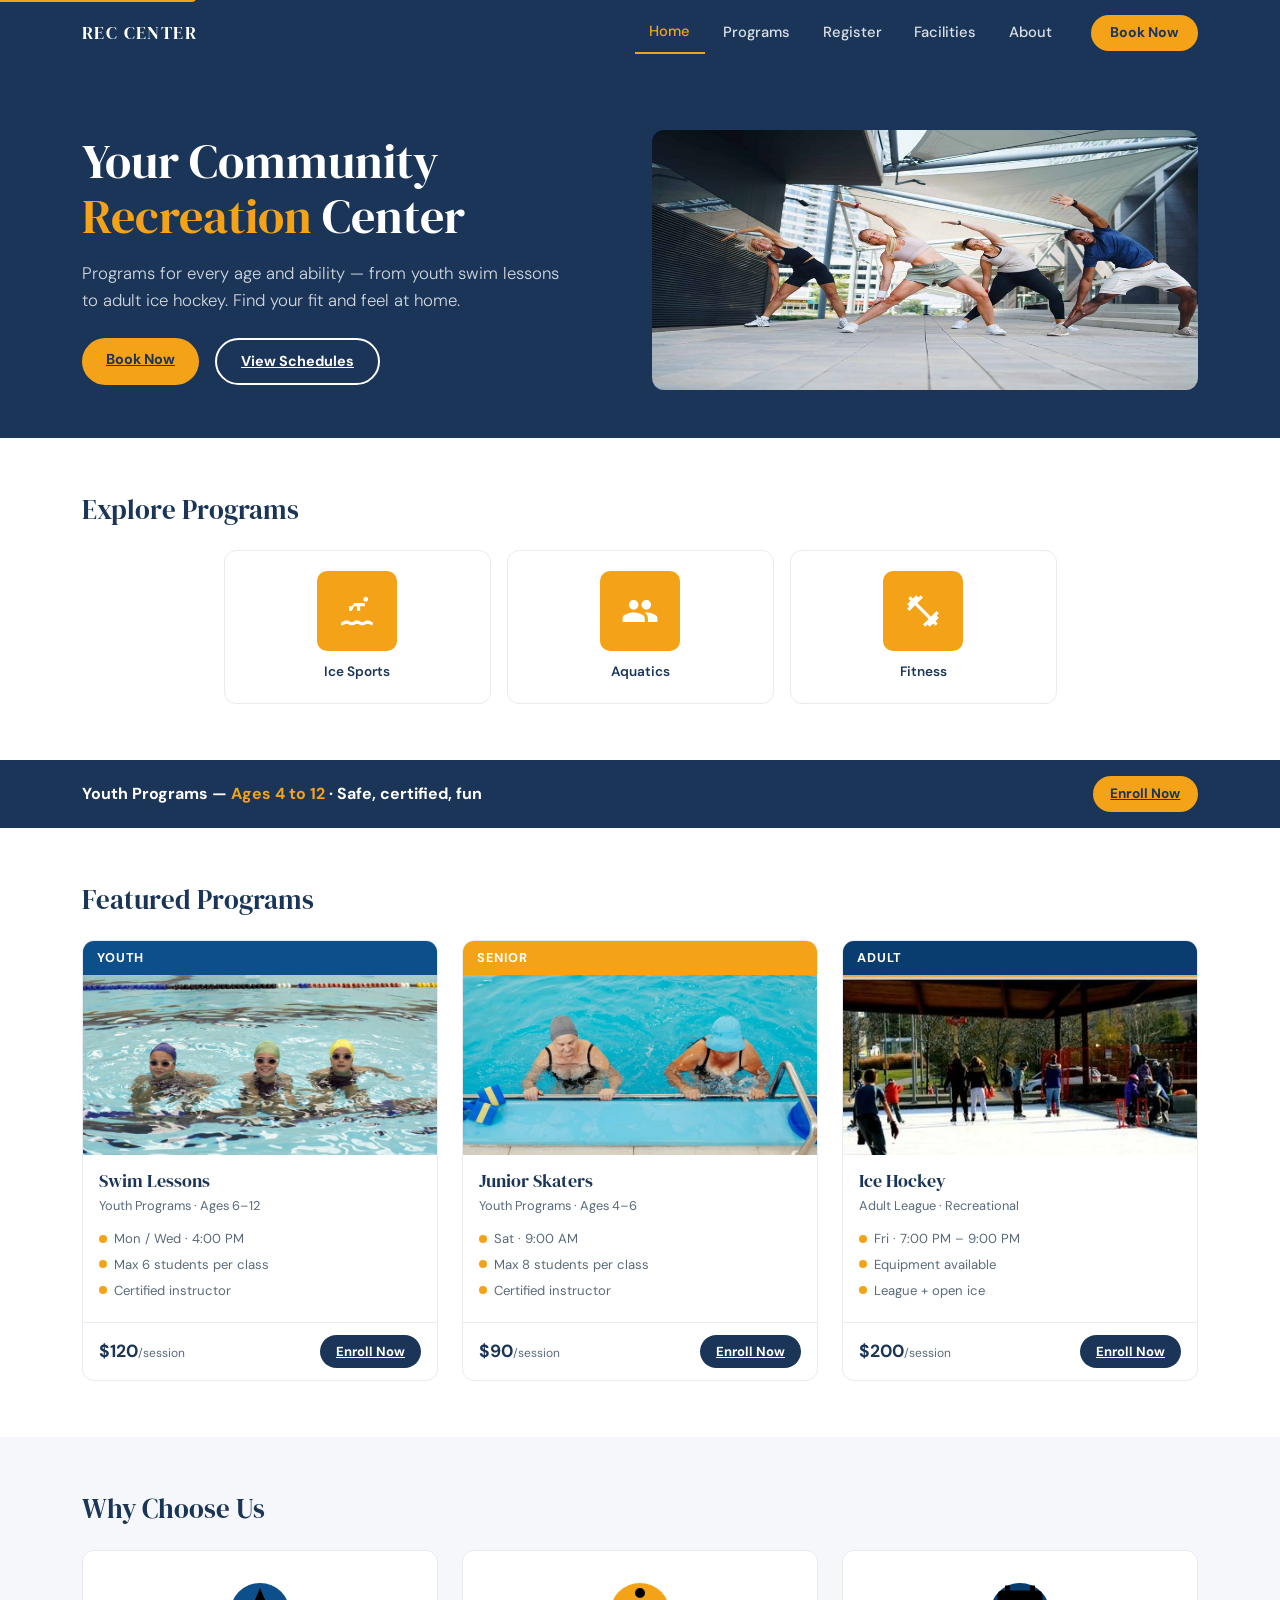
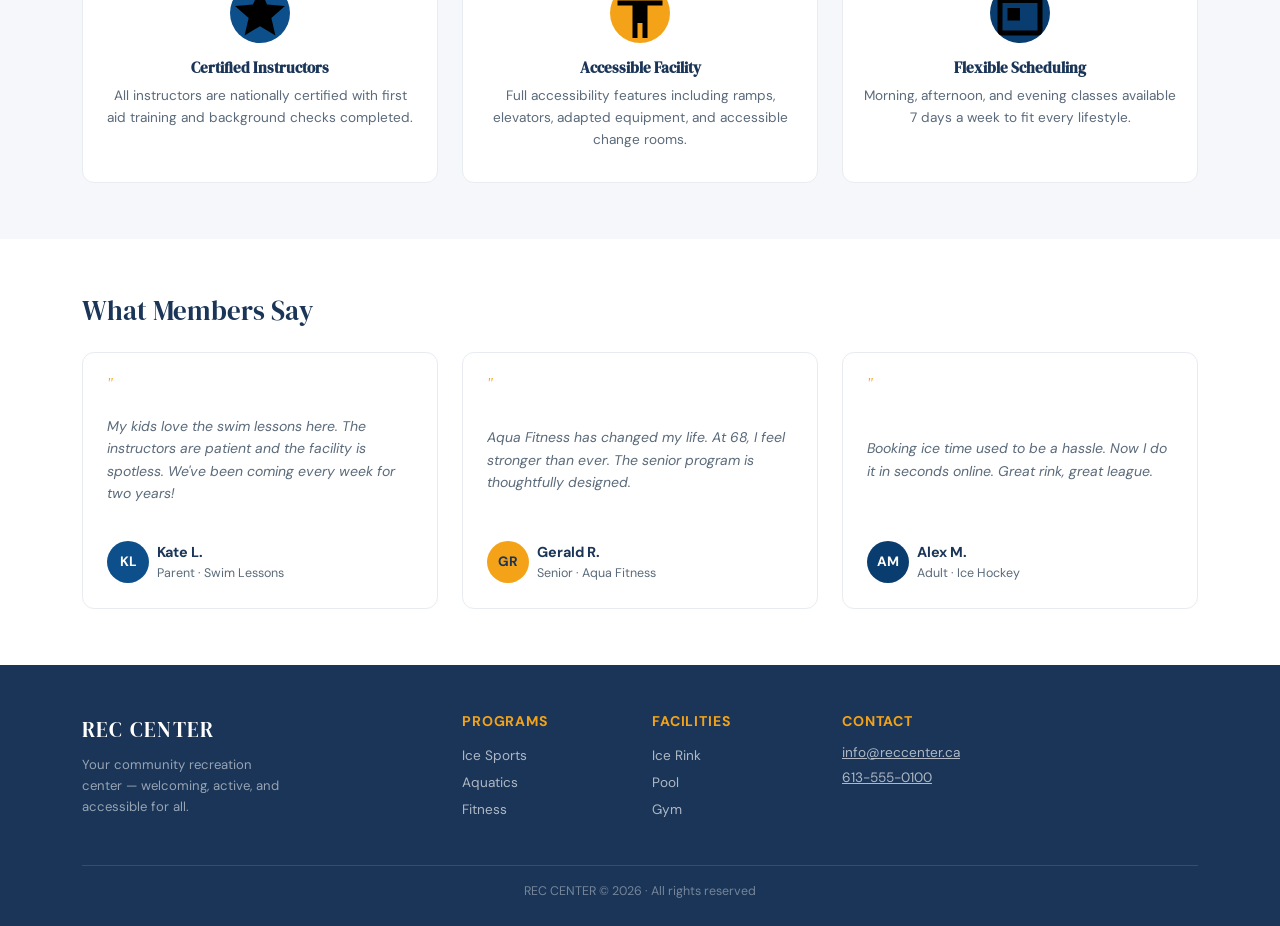
<file: index.html>
<!DOCTYPE html>
<html lang="en">

<head>
  <meta charset="UTF-8">
  <meta name="viewport" content="width=device-width, initial-scale=1.0">
  <meta name="description"
    content="Your Community Recreation Center — programs for every age and ability, from youth swim lessons to adult ice hockey.">
  <title>Home | REC CENTER</title>
  <!-- Google Fonts: DM Serif Display for headings, DM Sans for body text -->
  <link rel="preconnect" href="https://fonts.googleapis.com">
  <link rel="preconnect" href="https://fonts.gstatic.com" crossorigin>
  <link
    href="https://fonts.googleapis.com/css2?family=DM+Sans:wght@400;500;600;700&family=DM+Serif+Display&display=swap"
    rel="stylesheet">
  <!-- Bootstrap 5: the main CSS framework used for layout and components -->
  <link href="https://cdn.jsdelivr.net/npm/bootstrap@5.3.3/dist/css/bootstrap.min.css" rel="stylesheet">
  <!-- Animate.css: public CSS library for fade-in animations on the hero -->
  <link rel="stylesheet" href="https://cdnjs.cloudflare.com/ajax/libs/animate.css/4.1.1/animate.min.css">
  <link rel="stylesheet" href="css/styles.css">
  <style>
    .testimonial-card .author-info {
      display: flex;
      align-items: center;
      gap: 0.5rem;
      margin-top: 0.75rem;
      background: transparent;
      color: inherit;
      padding: 0;
    }
  </style>
</head>

<body>
  <!-- Skip link: lets keyboard users jump to main content without tabbing through the whole nav -->

  <a class="skip-link" href="#main-content">Skip to main content</a>

  <header>
    <!-- navbar-expand-sm: full menu shows on tablet and desktop, hamburger on mobile -->
    <nav class="navbar navbar-expand-md" aria-label="Main navigation">
      <div class="container">
        <a class="navbar-brand" href="index.html" aria-label="REC CENTER home">REC CENTER</a>
        <!-- Hamburger button: only visible on mobile screens -->
        <button class="navbar-toggler" type="button" data-bs-toggle="collapse" data-bs-target="#mainNav"
          aria-controls="mainNav" aria-expanded="false" aria-label="Toggle navigation menu">
          <span class="navbar-toggler-icon"></span>
        </button>
        <div class="collapse navbar-collapse" id="mainNav">
          <ul class="navbar-nav ms-auto align-items-lg-center gap-lg-1 me-lg-3">
            <li class="nav-item"><a class="nav-link active" aria-current="page" href="index.html">Home</a></li>
            <li class="nav-item"><a class="nav-link" href="youth-programs.html">Programs</a></li>
            <li class="nav-item"><a class="nav-link" href="register.html">Register</a></li>
            <li class="nav-item"><a class="nav-link" href="#">Facilities</a></li>
            <li class="nav-item"><a class="nav-link" href="#">About</a></li>
          </ul>
          <a href="register.html" class="btn btn-book ms-lg-2 mt-2 mt-lg-0">Book Now</a>
        </div>
      </div>
    </nav>
  </header>

  <main id="main-content">
    <!-- HERO: full-width dark banner with heading on left and photo on right -->

    <!-- Hero -->
    <section class="hero" aria-label="Hero banner">
      <div class="container">
        <div class="row align-items-center">
          <div class="col-lg-6 animate__animated animate__fadeInLeft">
            <h1>Your Community<br><span class="highlight">Recreation</span> Center</h1>
            <p class="lead mt-3">Programs for every age and ability — from youth swim lessons to adult ice hockey. Find
              your fit and feel at home.</p>
            <div class="d-flex gap-3 flex-wrap mt-4">
              <a href="register.html" class="btn-hero-primary">Book Now</a>
              <a href="youth-programs.html" class="btn-hero-outline">View Schedules</a>
            </div>
          </div>
          <div class="col-lg-6 mt-4 mt-lg-0 animate__animated animate__fadeInRight">
            <!-- picture tag: serves the right image size depending on screen width -->
            <picture>
              <source media="(min-width: 992px)" srcset="images/hero-large.jpg">
              <img src="images/hero-large.jpg" alt="Group of adults exercising outdoors at the recreation centre"
                class="hero-img" loading="eager">
            </picture>
          </div>
        </div>
      </div>
    </section>

    <!-- Explore Programs -->
    <!-- EXPLORE PROGRAMS: three clickable icon cards linking to the Programs page -->
    <section class="section-padded" aria-labelledby="explore-heading">
      <div class="container">
        <h2 class="section-title" id="explore-heading">Explore Programs</h2>
        <div class="row g-3 justify-content-center">

          <div class="col-6 col-md-3">
            <a href="youth-programs.html" class="text-decoration-none" aria-label="Browse Ice Sports programs">
              <div class="prog-cat-card">
                <div class="prog-cat-icon" aria-hidden="true">
                  <svg viewBox="0 0 24 24" aria-hidden="true" focusable="false">
                    <path
                      d="M22 21c-1.11 0-1.73-.37-2.18-.64-.37-.22-.6-.36-1.15-.36s-.78.14-1.15.36c-.45.27-1.07.64-2.18.64s-1.73-.37-2.18-.64c-.37-.22-.6-.36-1.15-.36s-.78.14-1.15.36c-.45.27-1.07.64-2.18.64s-1.73-.37-2.18-.64C6.22 20.14 6 20 5.45 20s-.78.14-1.15.36C3.85 20.63 3.22 21 2 21v-2c.55 0 .78-.14 1.15-.36C3.6 18.37 4.23 18 5.34 18s1.73.37 2.18.64c.37.22.6.36 1.15.36s.78-.14 1.15-.36c.45-.27 1.07-.64 2.18-.64s1.73.37 2.18.64c.37.22.6.36 1.15.36s.78-.14 1.15-.36c.45-.27 1.07-.64 2.18-.64s1.73.37 2.18.64c.37.22.6.36 1.15.36V21zM8.67 12H7V9h2v-.59l.59-.59.91.91-.59.59-.24.68zM17 9h-3v3h-2V9h-2V7h7v2zm2-4.5c0 .83-.67 1.5-1.5 1.5S16 5.33 16 4.5 16.67 3 17.5 3 19 3.67 19 4.5z" />
                  </svg>
                </div>
                <span>Ice Sports</span>
              </div>
            </a>
          </div>

          <div class="col-6 col-md-3">
            <a href="youth-programs.html" class="text-decoration-none" aria-label="Browse Aquatics programs">
              <div class="prog-cat-card">
                <div class="prog-cat-icon" aria-hidden="true">
                  <svg viewBox="0 0 24 24" aria-hidden="true" focusable="false">
                    <path
                      d="M16 11c1.66 0 2.99-1.34 2.99-3S17.66 5 16 5c-1.66 0-3 1.34-3 3s1.34 3 3 3zm-8 0c1.66 0 2.99-1.34 2.99-3S9.66 5 8 5C6.34 5 5 6.34 5 8s1.34 3 3 3zm0 2c-2.33 0-7 1.17-7 3.5V19h14v-2.5c0-2.33-4.67-3.5-7-3.5zm8 0c-.29 0-.62.02-.97.05 1.16.84 1.97 1.97 1.97 3.45V19h6v-2.5c0-2.33-4.67-3.5-7-3.5z" />
                  </svg>
                </div>
                <span>Aquatics</span>
              </div>
            </a>
          </div>

          <div class="col-6 col-md-3">
            <a href="youth-programs.html" class="text-decoration-none" aria-label="Browse Fitness programs">
              <div class="prog-cat-card">
                <div class="prog-cat-icon" aria-hidden="true">
                  <svg viewBox="0 0 24 24" aria-hidden="true" focusable="false">
                    <path
                      d="M20.57 14.86L22 13.43 20.57 12 17 15.57 8.43 7 12 3.43 10.57 2 9.14 3.43 7.71 2 5.57 4.14 4.14 2.71 2.71 4.14l1.43 1.43L2 7.71l1.43 1.43L2 10.57 3.43 12 7 8.43 15.57 17 12 20.57 13.43 22l1.43-1.43L16.29 22l2.14-2.14 1.43 1.43 1.43-1.43-1.43-1.43L22 16.29z" />
                  </svg>
                </div>
                <span>Fitness</span>
              </div>
            </a>
          </div>

        </div>
      </div>
    </section>

    <!-- Youth Banner -->
    <!-- YOUTH BANNER: full-width navy strip highlighting youth programs -->
    <div class="youth-banner" role="complementary" aria-label="Youth programs highlight">
      <div class="container d-flex align-items-center justify-content-between flex-wrap gap-2">
        <p class="label mb-0">Youth Programs —&nbsp;<span class="ages">Ages 4 to 12</span>&nbsp;· Safe, certified, fun
        </p>
        <a href="youth-programs.html" class="btn-hero-primary" style="font-size:0.85rem; padding:0.45rem 1.1rem;">Enroll
          Now</a>
      </div>
    </div>

    <!-- Featured Programs -->
    <!-- FEATURED PROGRAMS: three program cards with photo, details, price and enroll button -->
    <section class="section-padded" aria-labelledby="featured-heading">
      <div class="container">
        <h2 class="section-title" id="featured-heading">Featured Programs</h2>
        <div class="row g-4 justify-content-center">

          <div class="col-12 col-md-6 col-lg-4">
            <!-- Card 1: Swim Lessons -->
            <article class="prog-card" aria-label="Swim Lessons – Youth">
              <div class="prog-card-badge badge-youth-1">Youth</div>
              <img src="images/youth-card-large.jpg" alt="Children in swim caps during a swim lesson at the pool"
                class="prog-card-img" loading="lazy">
              <div class="prog-card-body">
                <h3 class="prog-card-title">Swim Lessons</h3>
                <p class="prog-card-subtitle">Youth Programs · Ages 6–12</p>
                <div class="prog-detail"><span class="prog-dot" aria-hidden="true"></span>Mon / Wed · 4:00 PM</div>
                <div class="prog-detail"><span class="prog-dot" aria-hidden="true"></span>Max 6 students per class</div>
                <div class="prog-detail"><span class="prog-dot" aria-hidden="true"></span>Certified instructor</div>
              </div>
              <div class="prog-card-footer">
                <div class="prog-price">$120<span>/session</span></div>
                <a href="register.html" class="btn-enroll">Enroll Now</a>
              </div>
            </article>
          </div>

          <div class="col-12 col-md-6 col-lg-4">
            <!-- Card 2: Junior Skaters -->
            <article class="prog-card" aria-label="Junior Skaters – Senior">
              <div class="prog-card-badge badge-youth-2">Senior</div>
              <img src="images/senior-card-large.jpg" alt="Senior women doing aqua fitness in the pool"
                class="prog-card-img" loading="lazy">
              <div class="prog-card-body">
                <h3 class="prog-card-title">Junior Skaters</h3>
                <p class="prog-card-subtitle">Youth Programs · Ages 4–6</p>
                <div class="prog-detail"><span class="prog-dot" aria-hidden="true"></span>Sat · 9:00 AM</div>
                <div class="prog-detail"><span class="prog-dot" aria-hidden="true"></span>Max 8 students per class</div>
                <div class="prog-detail"><span class="prog-dot" aria-hidden="true"></span>Certified instructor</div>
              </div>
              <div class="prog-card-footer">
                <div class="prog-price">$90<span>/session</span></div>
                <a href="register.html" class="btn-enroll">Enroll Now</a>
              </div>
            </article>
          </div>

          <div class="col-12 col-md-6 col-lg-4">
            <!-- Card 3: Ice Hockey -->
            <article class="prog-card" aria-label="Ice Hockey – Adult">
              <div class="prog-card-badge badge-youth-3">Adult</div>
              <img src="images/adults-card-large.jpg" alt="Adults skating on an outdoor ice rink" class="prog-card-img"
                loading="lazy">
              <div class="prog-card-body">
                <h3 class="prog-card-title">Ice Hockey</h3>
                <p class="prog-card-subtitle">Adult League · Recreational</p>
                <div class="prog-detail"><span class="prog-dot" aria-hidden="true"></span>Fri · 7:00 PM – 9:00 PM</div>
                <div class="prog-detail"><span class="prog-dot" aria-hidden="true"></span>Equipment available</div>
                <div class="prog-detail"><span class="prog-dot" aria-hidden="true"></span>League + open ice</div>
              </div>
              <div class="prog-card-footer">
                <div class="prog-price">$200<span>/session</span></div>
                <a href="register.html" class="btn-enroll">Enroll Now</a>
              </div>
            </article>
          </div>

        </div>
      </div>
    </section>

    <!-- Why Choose Us -->
    <!-- WHY CHOOSE US: three feature cards on a light gray background -->
    <section class="section-gray" aria-labelledby="why-heading">
      <div class="container">
        <h2 class="section-title" id="why-heading">Why Choose Us</h2>
        <div class="row g-4">

          <div class="col-12 col-md-4">
            <div class="feature-card">
              <div class="feature-icon-circle" aria-hidden="true">
                <svg viewBox="0 0 24 24" aria-hidden="true" focusable="false">
                  <path d="M12 17.27L18.18 21l-1.64-7.03L22 9.24l-7.19-.61L12 2 9.19 8.63 2 9.24l5.46 4.73L5.82 21z" />
                </svg>
              </div>
              <h3>Certified Instructors</h3>
              <p>All instructors are nationally certified with first aid training and background checks completed.</p>
            </div>
          </div>

          <div class="col-12 col-md-4">
            <div class="feature-card">
              <div class="feature-icon-circle amber" aria-hidden="true">
                <svg viewBox="0 0 24 24" aria-hidden="true" focusable="false">
                  <path d="M12 2a2 2 0 1 1 0 4 2 2 0 0 1 0-4zm9 7h-6v13h-2v-6h-2v6H9V9H3V7h18v2z" />
                </svg>
              </div>
              <h3>Accessible Facility</h3>
              <p>Full accessibility features including ramps, elevators, adapted equipment, and accessible change rooms.
              </p>
            </div>
          </div>

          <div class="col-12 col-md-4">
            <div class="feature-card">
              <div class="feature-icon-circle dark" aria-hidden="true">
                <svg viewBox="0 0 24 24" aria-hidden="true" focusable="false">
                  <path
                    d="M19 3h-1V1h-2v2H8V1H6v2H5c-1.11 0-1.99.9-1.99 2L3 19c0 1.1.89 2 2 2h14c1.1 0 2-.9 2-2V5c0-1.1-.9-2-2-2zm0 16H5V8h14v11zM7 10h5v5H7z" />
                </svg>
              </div>
              <h3>Flexible Scheduling</h3>
              <p>Morning, afternoon, and evening classes available 7 days a week to fit every lifestyle.</p>
            </div>
          </div>

        </div>
      </div>
    </section>

    <!-- Testimonials -->
    <!-- TESTIMONIALS: three member review quotes using blockquote tags -->
    <section class="section-padded" aria-labelledby="testimonials-heading">
      <div class="container">
        <h2 class="section-title" id="testimonials-heading">What Members Say</h2>
        <div class="row g-4">

          <div class="col-12 col-md-4">
            <blockquote class="testimonial-card">
              <p class="testimonial-quote" aria-hidden="true">"</p>
              <p>My kids love the swim lessons here. The instructors are patient and the facility is spotless. We've
                been coming every week for two years!</p>
              <div class="author-info">
                <div class="avatar-circle" aria-hidden="true">KL</div>
                <div>
                  <div class="testimonial-name">Kate L.</div>
                  <div class="testimonial-role">Parent · Swim Lessons</div>
                </div>
              </div>
            </blockquote>
          </div>

          <div class="col-12 col-md-4">
            <blockquote class="testimonial-card">
              <p class="testimonial-quote" aria-hidden="true">"</p>
              <p>Aqua Fitness has changed my life. At 68, I feel stronger than ever. The senior program is thoughtfully
                designed.</p>
              <div class="author-info">
                <div class="avatar-circle teal" aria-hidden="true">GR</div>
                <div>
                  <div class="testimonial-name">Gerald R.</div>
                  <div class="testimonial-role">Senior · Aqua Fitness</div>
                </div>
              </div>
            </blockquote>
          </div>

          <div class="col-12 col-md-4">
            <blockquote class="testimonial-card">
              <p class="testimonial-quote" aria-hidden="true">"</p>
              <p>Booking ice time used to be a hassle. Now I do it in seconds online. Great rink, great league.</p>
              <div class="author-info">
                <div class="avatar-circle dark" aria-hidden="true">AM</div>
                <div>
                  <div class="testimonial-name">Alex M.</div>
                  <div class="testimonial-role">Adult · Ice Hockey</div>
                </div>
              </div>
            </blockquote>
          </div>

        </div>
      </div>
    </section>

  </main>

  <footer>
    <!-- FOOTER: four columns — brand, programs, facilities, contact -->
    <div class="container">
      <div class="row">

        <div class="col-12 col-md-4 mb-4 mb-md-0">
          <div class="footer-brand">REC CENTER</div>
          <p class="footer-tagline">Your community recreation center — welcoming, active, and accessible for all.</p>
        </div>

        <div class="col-6 col-md-2">
          <h3>Programs</h3>
          <ul>
            <li><a href="youth-programs.html">Ice Sports</a></li>
            <li><a href="youth-programs.html">Aquatics</a></li>
            <li><a href="youth-programs.html">Fitness</a></li>

          </ul>
        </div>

        <div class="col-6 col-md-2">
          <h3>Facilities</h3>
          <ul>
            <li><a href="#">Ice Rink</a></li>
            <li><a href="#">Pool</a></li>
            <li><a href="#">Gym</a></li>
          </ul>
        </div>

        <div class="col-12 col-md-4 mt-4 mt-md-0 footer-contact">
          <h3>Contact</h3>
          <p><a href="mailto:info@reccenter.ca" style="color:rgba(255,255,255,0.65);">info@reccenter.ca</a></p>
          <p><a href="tel:6135550100" style="color:rgba(255,255,255,0.65);">613-555-0100</a></p>
        </div>

      </div>
      <div class="footer-bottom text-center">REC CENTER &copy; 2026 · All rights reserved</div>
    </div>
  </footer>
  <!-- Bootstrap JavaScript: needed for the mobile hamburger menu to work -->

  <script src="https://cdn.jsdelivr.net/npm/bootstrap@5.3.3/dist/js/bootstrap.bundle.min.js"></script>
  <!-- Our custom JavaScript for the age filter and form validation -->
  <script src="js/main.js"></script>
</body>

</html>
</file>
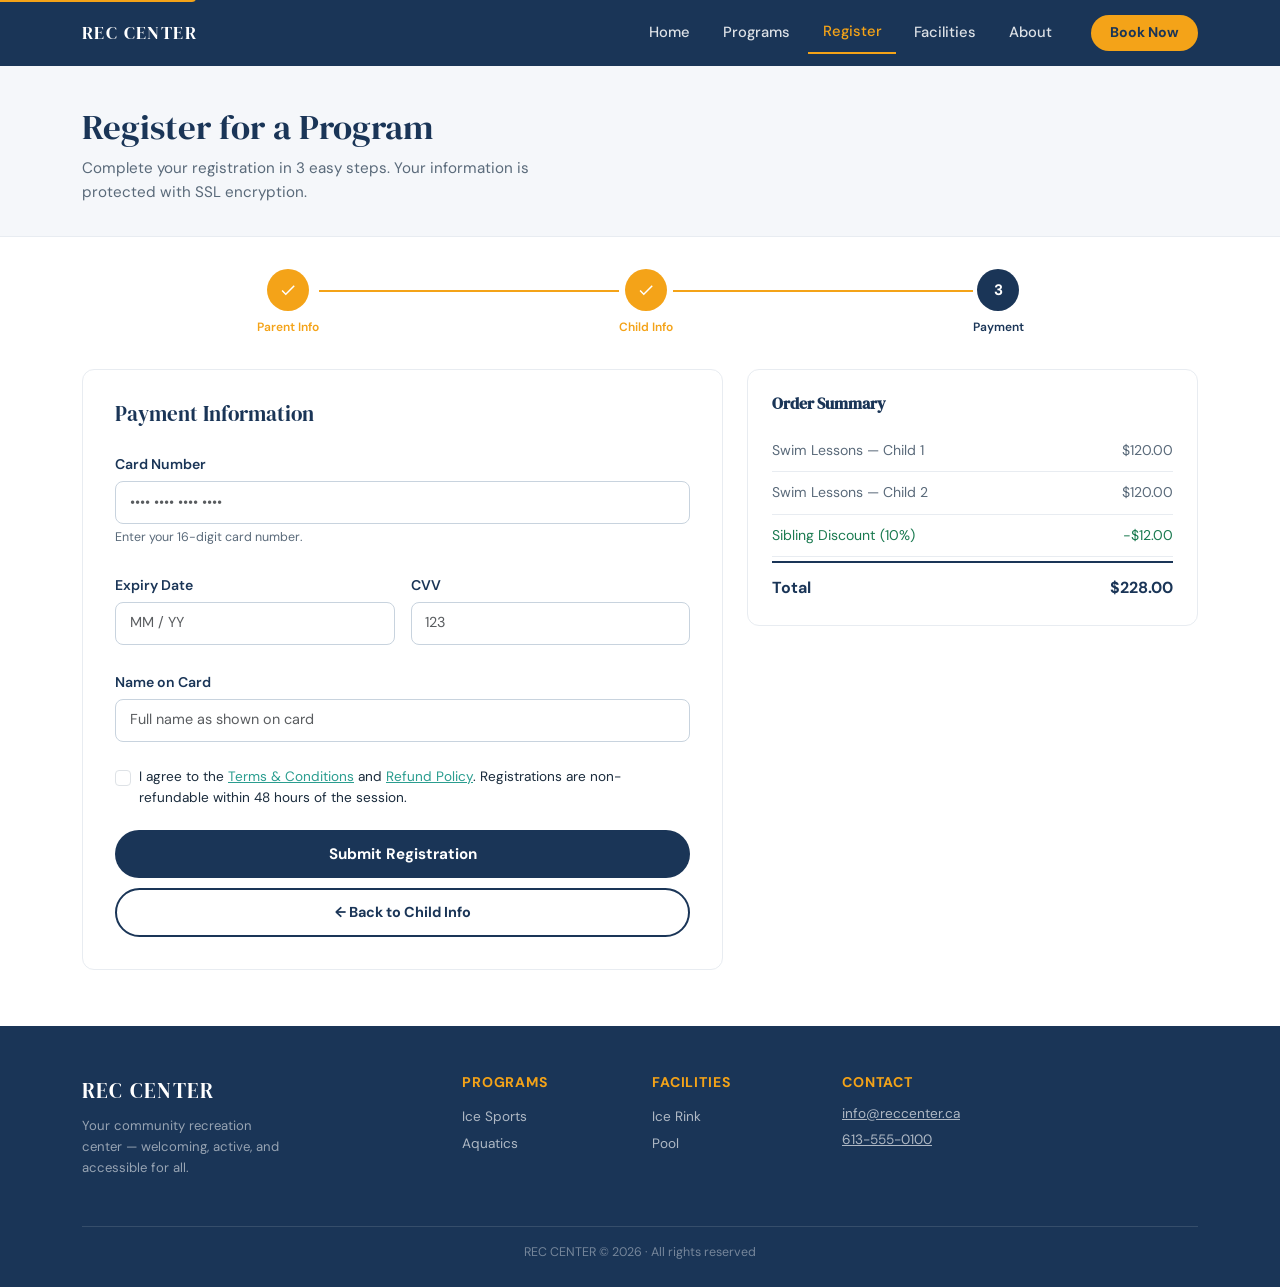
<file: register.html>
<!DOCTYPE html>
<html lang="en">

<head>
  <meta charset="UTF-8">
  <meta name="viewport" content="width=device-width, initial-scale=1.0">
  <meta name="description" content="Register for a program at REC CENTER. Complete your enrollment in 3 easy steps.">

  <title>Register | REC CENTER</title>

  <!-- Load website fonts -->
  <link rel="preconnect" href="https://fonts.googleapis.com">
  <link rel="preconnect" href="https://fonts.gstatic.com" crossorigin>
  <link
    href="https://fonts.googleapis.com/css2?family=DM+Sans:wght@400;500;600;700&family=DM+Serif+Display&display=swap"
    rel="stylesheet">

  <!-- Load Bootstrap styles -->
  <link href="https://cdn.jsdelivr.net/npm/bootstrap@5.3.3/dist/css/bootstrap.min.css" rel="stylesheet">

  <!-- Load animation library -->
  <link rel="stylesheet" href="https://cdnjs.cloudflare.com/ajax/libs/animate.css/4.1.1/animate.min.css">

  <!-- Load our own styles -->
  <link rel="stylesheet" href="css/styles.css">
</head>

<body>

  <!-- Accessibility link: lets keyboard users jump to main content -->
  <a class="skip-link" href="#main-content">Skip to main content</a>

  <!-- Top navigation bar -->
  <header>
    <nav class="navbar navbar-expand-sm" aria-label="Main navigation">
      <div class="container">
        <a class="navbar-brand" href="index.html" aria-label="REC CENTER home">REC CENTER</a>

        <button class="navbar-toggler" type="button" data-bs-toggle="collapse" data-bs-target="#mainNav"
          aria-controls="mainNav" aria-expanded="false" aria-label="Toggle navigation menu">
          <span class="navbar-toggler-icon"></span>
        </button>

        <div class="collapse navbar-collapse" id="mainNav">
          <ul class="navbar-nav ms-auto align-items-lg-center gap-lg-1 me-lg-3">
            <li class="nav-item"><a class="nav-link" href="index.html">Home</a></li>
            <li class="nav-item"><a class="nav-link" href="youth-programs.html">Programs</a></li>
            <li class="nav-item"><a class="nav-link active" aria-current="page" href="register.html">Register</a></li>
            <li class="nav-item"><a class="nav-link" href="#">Facilities</a></li>
            <li class="nav-item"><a class="nav-link" href="#">About</a></li>
          </ul>
          <a href="register.html" class="btn btn-book ms-lg-2 mt-2 mt-lg-0">Book Now</a>
        </div>
      </div>
    </nav>
  </header>

  <!-- Main page content -->
  <main id="main-content">

    <!-- Intro text for this page -->
    <section class="page-header">
      <div class="container">
        <h1>Register for a Program</h1>
        <p>Complete your registration in 3 easy steps. Your information is protected with SSL encryption.</p>
      </div>
    </section>

    <!-- Shows registration progress -->
    <div class="container">
      <div class="steps-container" role="list" aria-label="Registration steps">

        <!-- Step 1 is completed -->
        <div class="step-item" role="listitem">
          <div class="step-circle done" role="img" aria-label="Step 1 complete: Parent Info">
            <svg width="18" height="18" viewBox="0 0 24 24" fill="white" aria-hidden="true" focusable="false">
              <path d="M9 16.17L4.83 12l-1.42 1.41L9 19 21 7l-1.41-1.41z" />
            </svg>
          </div>
          <span class="step-label done">Parent Info</span>
        </div>

        <!-- Line between step 1 and 2 -->
        <div class="step-line done" aria-hidden="true"></div>

        <!-- Step 2 is completed -->
        <div class="step-item" role="listitem">
          <div class="step-circle done" role="img" aria-label="Step 2 complete: Child Info">
            <svg width="18" height="18" viewBox="0 0 24 24" fill="white" aria-hidden="true" focusable="false">
              <path d="M9 16.17L4.83 12l-1.42 1.41L9 19 21 7l-1.41-1.41z" />
            </svg>
          </div>
          <span class="step-label done">Child Info</span>
        </div>

        <!-- Line between step 2 and 3 -->
        <div class="step-line" aria-hidden="true"></div>

        <!-- Step 3 is the current step -->
        <div class="step-item" role="listitem">
          <div class="step-circle active" role="img" aria-label="Step 3 current: Payment" aria-current="step">3</div>
          <span class="step-label active">Payment</span>
        </div>

      </div>
    </div>

    <!-- Payment form and order summary section -->
    <section class="section-padded pt-0" aria-labelledby="payment-heading">
      <div class="container">
        <div class="row g-4">

          <!-- Left side: payment form -->
          <div class="col-12 col-lg-7">
            <div class="form-card">
              <h2 id="payment-heading">Payment Information</h2>

              <form id="payment-form" novalidate aria-label="Payment information form">

                <!-- Card number field -->
                <div class="mb-4">
                  <label class="form-label" for="card-number">Card Number</label>
                  <input type="text" class="form-control" id="card-number" placeholder="•••• •••• •••• ••••"
                    autocomplete="cc-number" aria-required="true" aria-describedby="card-number-help"
                    inputmode="numeric" maxlength="19">
                  <div id="card-number-help" class="form-text" style="font-size:0.78rem; color: var(--rc-text-muted);">
                    Enter your 16-digit card number.
                  </div>
                </div>

                <!-- Expiry date and CVV fields -->
                <div class="row g-3 mb-4">
                  <div class="col-12 col-sm-6">
                    <label class="form-label" for="expiry">Expiry Date</label>
                    <input type="text" class="form-control" id="expiry" placeholder="MM / YY" autocomplete="cc-exp"
                      aria-required="true" inputmode="numeric" maxlength="7">
                  </div>
                  <div class="col-12 col-sm-6">
                    <label class="form-label" for="cvv">CVV</label>
                    <input type="text" class="form-control" id="cvv" placeholder="123" autocomplete="cc-csc"
                      aria-required="true" inputmode="numeric" maxlength="4">
                  </div>
                </div>

                <!-- Card holder name field -->
                <div class="mb-4">
                  <label class="form-label" for="card-name">Name on Card</label>
                  <input type="text" class="form-control" id="card-name" placeholder="Full name as shown on card"
                    autocomplete="cc-name" aria-required="true">
                </div>

                <!-- User must accept terms -->
                <div class="form-check mb-3">
                  <input class="form-check-input" type="checkbox" id="agree-terms" aria-required="true">
                  <label class="form-check-label" for="agree-terms" style="font-size:0.85rem;">
                    I agree to the
                    <a href="#" aria-label="Read Terms and Conditions">Terms &amp; Conditions</a>
                    and
                    <a href="#" aria-label="Read Refund Policy">Refund Policy</a>.
                    Registrations are non-refundable within 48 hours of the session.
                  </label>
                </div>

                <!-- Error message shown when fields are missing -->
                <div id="form-error" class="alert alert-danger d-none" role="alert" aria-live="assertive">
                  Please fill in all required fields and agree to the terms.
                </div>

                <!-- Submit registration button -->
                <button type="submit" class="btn-submit">Submit Registration</button>

                <!-- Link to go back -->
                <a href="youth-programs.html" class="btn-back">← Back to Child Info</a>

              </form>
            </div>
          </div>

          <!-- Right side: order details and success message -->
          <div class="col-12 col-lg-5">

            <!-- Order cost breakdown -->
            <section aria-labelledby="order-summary-heading">
              <div class="order-summary">
                <h3 id="order-summary-heading">Order Summary</h3>

                <div class="order-row">
                  <span>Swim Lessons — Child 1</span>
                  <span>$120.00</span>
                </div>
                <div class="order-row">
                  <span>Swim Lessons — Child 2</span>
                  <span>$120.00</span>
                </div>
                <div class="order-row discount">
                  <span>Sibling Discount (10%)</span>
                  <span>−$12.00</span>
                </div>

                <div class="order-total">
                  <span>Total</span>
                  <span>$228.00</span>
                </div>
              </div>
            </section>

            <!-- Success panel shown after submit -->
            <div class="confirmation-box d-none" id="confirmation-box" role="status" aria-live="polite">
              <div class="confirmation-icon" aria-hidden="true">
                <svg viewBox="0 0 24 24" aria-hidden="true" focusable="false">
                  <path d="M9 16.17L4.83 12l-1.42 1.41L9 19 21 7l-1.41-1.41z" />
                </svg>
              </div>
              <h3>Registration Confirmed!</h3>
              <p>
                A confirmation email has been sent to your inbox.
                You'll receive a reminder 24 hours before your first session.
              </p>
            </div>

          </div>

        </div>
      </div>
    </section>

  </main>

  <!-- Footer with links and contact info -->
  <footer>
    <div class="container">
      <div class="row">
        <div class="col-12 col-md-4 mb-4 mb-md-0">
          <div class="footer-brand">REC CENTER</div>
          <p class="footer-tagline">Your community recreation center — welcoming, active, and accessible for all.</p>
        </div>
        <div class="col-6 col-md-2">
          <h3>Programs</h3>
          <ul>
            <li><a href="youth-programs.html">Ice Sports</a></li>
            <li><a href="youth-programs.html">Aquatics</a></li>
          </ul>
        </div>
        <div class="col-6 col-md-2">
          <h3>Facilities</h3>
          <ul>
            <li><a href="#">Ice Rink</a></li>
            <li><a href="#">Pool</a></li>
          </ul>
        </div>
        <div class="col-12 col-md-4 mt-4 mt-md-0 footer-contact">
          <h3>Contact</h3>
          <p><a href="mailto:info@reccenter.ca" style="color:rgba(255,255,255,0.65);">info@reccenter.ca</a></p>
          <p><a href="tel:6135550100" style="color:rgba(255,255,255,0.65);">613-555-0100</a></p>
        </div>
      </div>
      <div class="footer-bottom text-center">REC CENTER &copy; 2026 · All rights reserved</div>
    </div>
  </footer>

  <script src="https://cdn.jsdelivr.net/npm/bootstrap@5.3.3/dist/js/bootstrap.bundle.min.js"></script>
  <script src="js/main.js"></script>

  <script>
    document.addEventListener('DOMContentLoaded', function () {
      // Get the form and hidden confirmation box.
      var form = document.getElementById('payment-form');
      var confirm = document.getElementById('confirmation-box');

      // Stop here if elements are missing.
      if (!form || !confirm) return;

      form.addEventListener('submit', function (e) {
        // Prevent page refresh on submit.
        e.preventDefault();

        // Read user input values.
        var cardNum = document.getElementById('card-number').value.trim();
        var expiry = document.getElementById('expiry').value.trim();
        var cvv = document.getElementById('cvv').value.trim();
        var name = document.getElementById('card-name').value.trim();
        var agreed = document.getElementById('agree-terms').checked;
        var errorBox = document.getElementById('form-error');

        // Show error if any required field is empty or terms are not accepted.
        if (!cardNum || !expiry || !cvv || !name || !agreed) {
          errorBox.classList.remove('d-none');
          return;
        }

        // Hide error and show success panel.
        errorBox.classList.add('d-none');
        confirm.classList.remove('d-none');
        confirm.scrollIntoView({
          behavior: 'smooth',
          block: 'center'
        });

        // Disable button so user does not submit twice.
        var btn = form.querySelector('button[type="submit"]');
        btn.disabled = true;
        btn.textContent = 'Submitted ✓';
      });
    });
  </script>
</body>

</html>
</file>
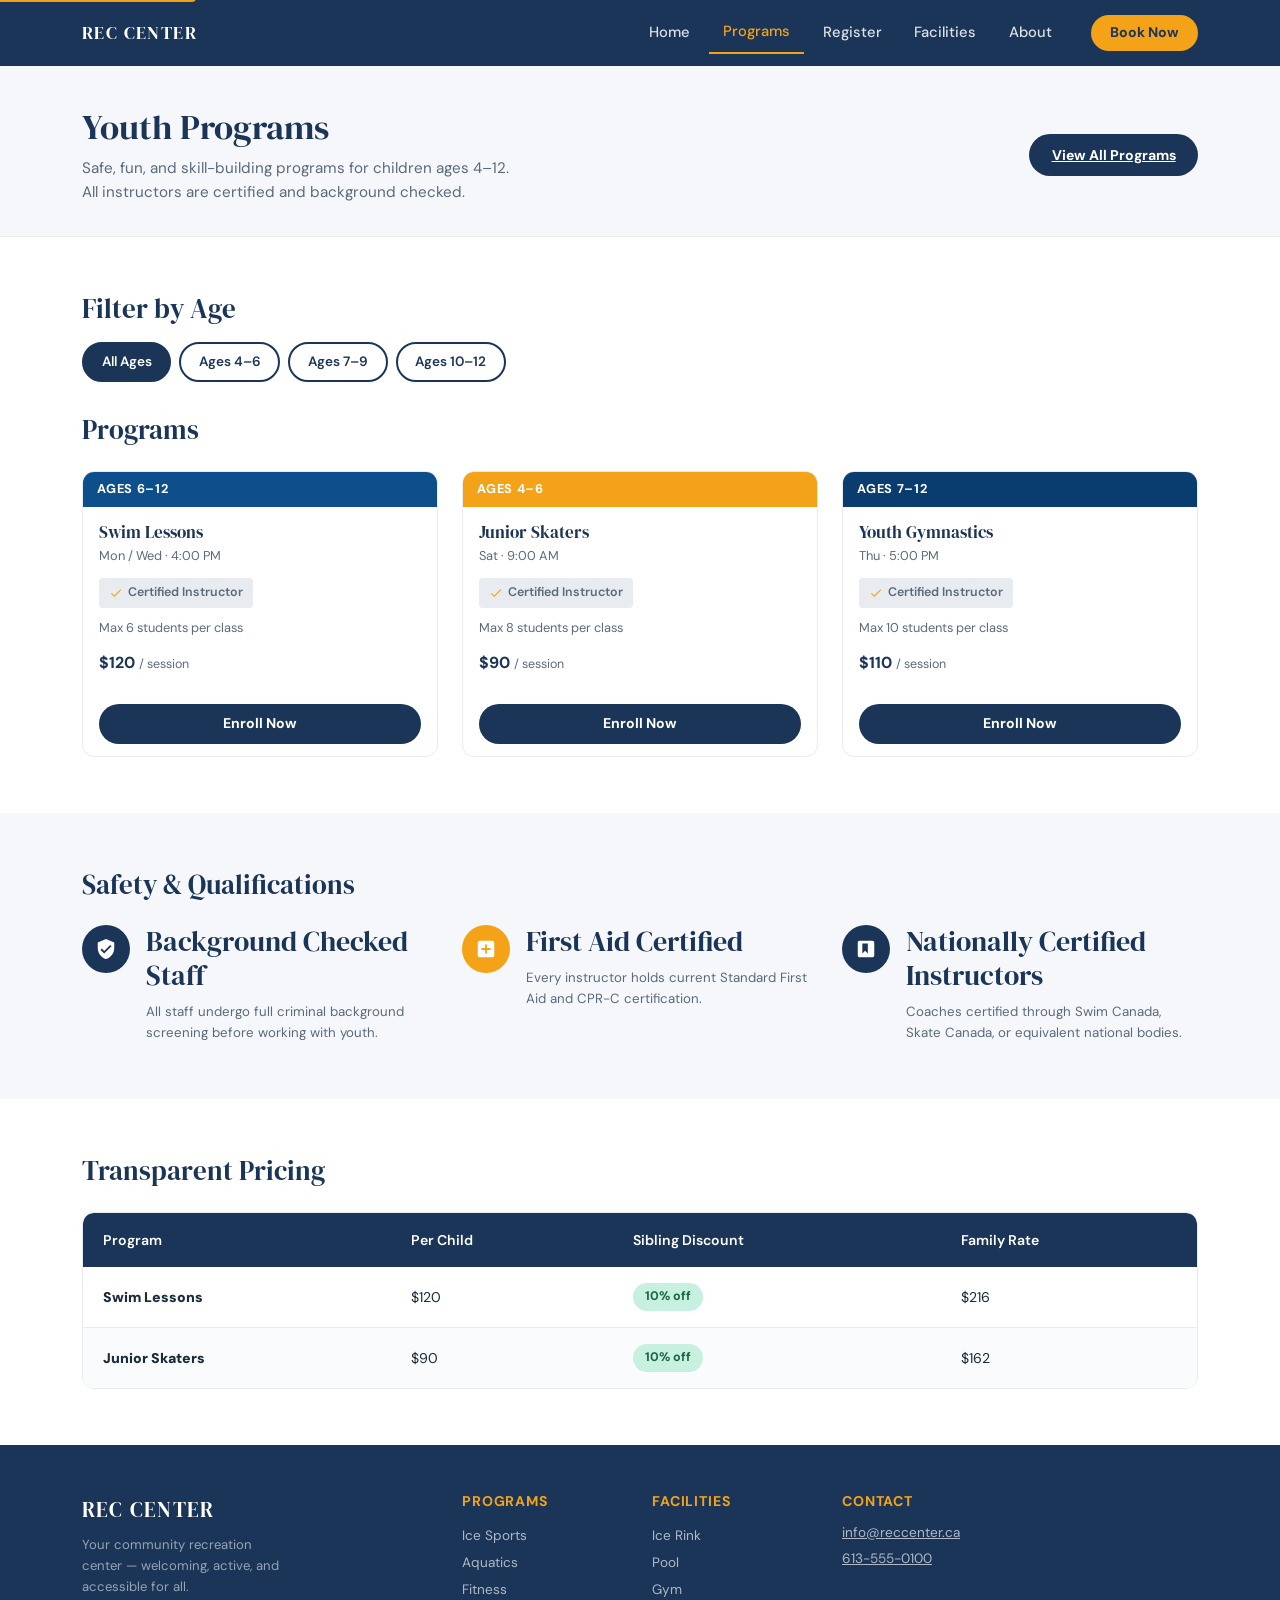
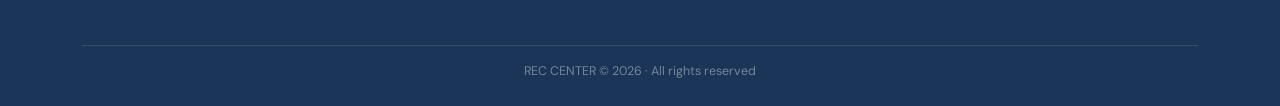
<file: youth-programs.html>
<!DOCTYPE html>
<html lang="en">

<head>
  <meta charset="UTF-8">
  <meta name="viewport" content="width=device-width, initial-scale=1.0">
  <meta name="description"
    content="Youth Programs at REC CENTER — safe, certified programs for children ages 4–12. Filter by age, enroll online.">

  <title>Youth Programs | REC CENTER</title>

  <!-- Google Fonts -->
  <link rel="preconnect" href="https://fonts.googleapis.com">
  <link rel="preconnect" href="https://fonts.gstatic.com" crossorigin>
  <link
    href="https://fonts.googleapis.com/css2?family=DM+Sans:wght@400;500;600;700&family=DM+Serif+Display&display=swap"
    rel="stylesheet">

  <!-- Bootstrap 5 CSS -->
  <link href="https://cdn.jsdelivr.net/npm/bootstrap@5.3.3/dist/css/bootstrap.min.css" rel="stylesheet">

  <!-- Animate.css -->
  <link rel="stylesheet" href="https://cdnjs.cloudflare.com/ajax/libs/animate.css/4.1.1/animate.min.css">

  <!-- Custom styles -->
  <link rel="stylesheet" href="css/styles.css">
</head>

<body>

  <a class="skip-link" href="#main-content">Skip to main content</a>

  <header>
    <nav class="navbar navbar-expand-sm" aria-label="Main navigation">
      <div class="container">
        <a class="navbar-brand" href="index.html" aria-label="REC CENTER home">REC CENTER</a>

        <button class="navbar-toggler" type="button" data-bs-toggle="collapse" data-bs-target="#mainNav"
          aria-controls="mainNav" aria-expanded="false" aria-label="Toggle navigation menu">
          <span class="navbar-toggler-icon"></span>
        </button>

        <div class="collapse navbar-collapse" id="mainNav">
          <ul class="navbar-nav ms-auto align-items-lg-center gap-lg-1 me-lg-3">
            <li class="nav-item"><a class="nav-link" href="index.html">Home</a></li>
            <li class="nav-item"><a class="nav-link active" aria-current="page" href="youth-programs.html">Programs</a>
            </li>
            <li class="nav-item"><a class="nav-link" href="register.html">Register</a></li>
            <li class="nav-item"><a class="nav-link" href="#">Facilities</a></li>
            <li class="nav-item"><a class="nav-link" href="#">About</a></li>
          </ul>
          <a href="register.html" class="btn btn-book ms-lg-2 mt-2 mt-lg-0">Book Now</a>
        </div>
      </div>
    </nav>
  </header>

  <main id="main-content">

    <!-- Page Header -->
    <section class="page-header">
      <div class="container">
        <div
          class="d-flex align-items-start align-items-md-center justify-content-between flex-column flex-md-row gap-3">
          <div>
            <h1>Youth Programs</h1>
            <p>Safe, fun, and skill-building programs for children ages 4–12.<br class="d-none d-md-block">
              All instructors are certified and background checked.</p>
          </div>
          <a href="#programs-grid" class="btn-view-all">View All Programs</a>
        </div>
      </div>
    </section>

    <!-- Filter + Programs Grid -->
    <section class="section-padded" aria-labelledby="programs-heading">
      <div class="container">

        <!-- Age filter pills -->
        <div role="group" aria-labelledby="filter-heading">
          <h2 class="section-title mb-3" id="filter-heading">Filter by Age</h2>
          <div class="filter-group">
            <button class="btn-filter active" data-filter="all" aria-pressed="true">All Ages</button>
            <button class="btn-filter" data-filter="4-6" aria-pressed="false">Ages 4–6</button>
            <button class="btn-filter" data-filter="7-9" aria-pressed="false">Ages 7–9</button>
            <button class="btn-filter" data-filter="10-12" aria-pressed="false">Ages 10–12</button>
          </div>
        </div>

        <!-- Programs grid -->
        <h2 class="section-title" id="programs-heading">Programs</h2>
        <div class="row g-4 justify-content-center" id="programs-grid">

          <!-- Swim Lessons -->
          <div class="col-12 col-sm-6 col-lg-4 prog-item" data-age="7-9 10-12">
            <article class="youth-card" aria-label="Swim Lessons, ages 6 to 12">
              <div class="youth-card-badge badge-612">Ages 6–12</div>
              <div class="youth-card-body">
                <h3 class="youth-card-title">Swim Lessons</h3>
                <p class="youth-card-time">Mon / Wed · 4:00 PM</p>
                <div class="check-badge">
                  <svg viewBox="0 0 24 24" aria-hidden="true" focusable="false">
                    <path d="M9 16.17L4.83 12l-1.42 1.41L9 19 21 7l-1.41-1.41z" />
                  </svg>
                  Certified Instructor
                </div>
                <p class="youth-card-max">Max 6 students per class</p>
                <p class="youth-price">$120 <span>/ session</span></p>
              </div>
              <a href="register.html" class="btn-enroll-outline">Enroll Now</a>
            </article>
          </div>

          <!-- Junior Skaters -->
          <div class="col-12 col-sm-6 col-lg-4 prog-item" data-age="4-6">
            <article class="youth-card" aria-label="Junior Skaters, ages 4 to 6">
              <div class="youth-card-badge badge-46">Ages 4–6</div>
              <div class="youth-card-body">
                <h3 class="youth-card-title">Junior Skaters</h3>
                <p class="youth-card-time">Sat · 9:00 AM</p>
                <div class="check-badge">
                  <svg viewBox="0 0 24 24" aria-hidden="true" focusable="false">
                    <path d="M9 16.17L4.83 12l-1.42 1.41L9 19 21 7l-1.41-1.41z" />
                  </svg>
                  Certified Instructor
                </div>
                <p class="youth-card-max">Max 8 students per class</p>
                <p class="youth-price">$90 <span>/ session</span></p>
              </div>
              <a href="register.html" class="btn-enroll-outline">Enroll Now</a>
            </article>
          </div>

          <!-- Youth Gymnastics -->
          <div class="col-12 col-sm-6 col-lg-4 prog-item" data-age="7-9 10-12">
            <article class="youth-card" aria-label="Youth Gymnastics, ages 7 to 12">
              <div class="youth-card-badge badge-712">Ages 7–12</div>
              <div class="youth-card-body">
                <h3 class="youth-card-title">Youth Gymnastics</h3>
                <p class="youth-card-time">Thu · 5:00 PM</p>
                <div class="check-badge">
                  <svg viewBox="0 0 24 24" aria-hidden="true" focusable="false">
                    <path d="M9 16.17L4.83 12l-1.42 1.41L9 19 21 7l-1.41-1.41z" />
                  </svg>
                  Certified Instructor
                </div>
                <p class="youth-card-max">Max 10 students per class</p>
                <p class="youth-price">$110 <span>/ session</span></p>
              </div>
              <a href="register.html" class="btn-enroll-outline">Enroll Now</a>
            </article>
          </div>

        </div><!-- /#programs-grid -->

        <p id="no-results" class="text-muted mt-4 d-none" role="status" aria-live="polite">
          No programs found for this age group. Try selecting "All Ages".
        </p>

      </div>
    </section>

    <!-- Safety & Qualifications -->
    <section class="section-gray" aria-labelledby="safety-heading">
      <div class="container">
        <h2 class="section-title" id="safety-heading">Safety &amp; Qualifications</h2>
        <div class="row g-4">

          <div class="col-12 col-md-4">
            <div class="qual-item">
              <div class="qual-icon" aria-hidden="true">
                <svg viewBox="0 0 24 24" aria-hidden="true" focusable="false">
                  <path
                    d="M12 1L3 5v6c0 5.55 3.84 10.74 9 12 5.16-1.26 9-6.45 9-12V5l-9-4zm-2 16l-4-4 1.41-1.41L10 14.17l6.59-6.59L18 9l-8 8z" />
                </svg>
              </div>
              <div class="qual-text">
                <h3>Background Checked Staff</h3>
                <p>All staff undergo full criminal background screening before working with youth.</p>
              </div>
            </div>
          </div>

          <div class="col-12 col-md-4">
            <div class="qual-item">
              <div class="qual-icon amber" aria-hidden="true">
                <svg viewBox="0 0 24 24" aria-hidden="true" focusable="false">
                  <path
                    d="M19 3H5c-1.1 0-2 .9-2 2v14c0 1.1.9 2 2 2h14c1.1 0 2-.9 2-2V5c0-1.1-.9-2-2-2zm-2 10h-4v4h-2v-4H7v-2h4V7h2v4h4v2z" />
                </svg>
              </div>
              <div class="qual-text">
                <h3>First Aid Certified</h3>
                <p>Every instructor holds current Standard First Aid and CPR-C certification.</p>
              </div>
            </div>
          </div>

          <div class="col-12 col-md-4">
            <div class="qual-item">
              <div class="qual-icon" aria-hidden="true">
                <svg viewBox="0 0 24 24" aria-hidden="true" focusable="false">
                  <path
                    d="M19 3H5c-1.1 0-2 .9-2 2v14c0 1.1.9 2 2 2h14c1.1 0 2-.9 2-2V5c0-1.1-.9-2-2-2zm-5 14l-3-3-3 3V6h6v11z" />
                </svg>
              </div>
              <div class="qual-text">
                <h3>Nationally Certified Instructors</h3>
                <p>Coaches certified through Swim Canada, Skate Canada, or equivalent national bodies.</p>
              </div>
            </div>
          </div>

        </div>
      </div>
    </section>

    <!-- Transparent Pricing -->
    <section class="section-padded" aria-labelledby="pricing-heading">
      <div class="container">
        <h2 class="section-title" id="pricing-heading">Transparent Pricing</h2>
        <div class="table-responsive">
          <table class="pricing-table" aria-label="Program pricing with sibling discounts and family rates">
            <thead>
              <tr>
                <th scope="col">Program</th>
                <th scope="col">Per Child</th>
                <th scope="col">Sibling Discount</th>
                <th scope="col">Family Rate</th>
              </tr>
            </thead>
            <tbody>
              <tr>
                <td><strong>Swim Lessons</strong></td>
                <td>$120</td>
                <td><span class="discount-pill">10% off</span></td>
                <td>$216</td>
              </tr>
              <tr>
                <td><strong>Junior Skaters</strong></td>
                <td>$90</td>
                <td><span class="discount-pill">10% off</span></td>
                <td>$162</td>
              </tr>
            </tbody>
          </table>
        </div>
      </div>
    </section>

  </main>

  <footer>
    <div class="container">
      <div class="row">
        <div class="col-12 col-md-4 mb-4 mb-md-0">
          <div class="footer-brand">REC CENTER</div>
          <p class="footer-tagline">Your community recreation center — welcoming, active, and accessible for all.</p>
        </div>
        <div class="col-6 col-md-2">
          <h3>Programs</h3>
          <ul>
            <li><a href="youth-programs.html">Ice Sports</a></li>
            <li><a href="youth-programs.html">Aquatics</a></li>
            <li><a href="youth-programs.html">Fitness</a></li>
          </ul>
        </div>
        <div class="col-6 col-md-2">
          <h3>Facilities</h3>
          <ul>
            <li><a href="#">Ice Rink</a></li>
            <li><a href="#">Pool</a></li>
            <li><a href="#">Gym</a></li>
          </ul>
        </div>
        <div class="col-12 col-md-4 mt-4 mt-md-0 footer-contact">
          <h3>Contact</h3>
          <p><a href="mailto:info@reccenter.ca" style="color:rgba(255,255,255,0.65);">info@reccenter.ca</a></p>
          <p><a href="tel:6135550100" style="color:rgba(255,255,255,0.65);">613-555-0100</a></p>
        </div>
      </div>
      <div class="footer-bottom text-center">REC CENTER &copy; 2026 · All rights reserved</div>
    </div>
  </footer>

  <script src="https://cdn.jsdelivr.net/npm/bootstrap@5.3.3/dist/js/bootstrap.bundle.min.js"></script>
  <script src="js/main.js"></script>
</body>

</html>
</file>
<file: css/styles.css>
/* ── CSS Variables ── */
:root {
  --rc-navy: #1a3557;
  --rc-navy-dark: #122540;
  --rc-teal: #2a9d8f;
  --rc-teal-light: #3dbcac;
  --rc-amber: #f4a318;
  --rc-amber-dark: #d4890d;
  --rc-white: #ffffff;
  --rc-off-white: #f5f7fa;
  --rc-light-gray: #e8ecf1;
  --rc-text: #1a2b3c;
  --rc-text-muted: #5a6a7a;

  /* Bootstrap overrides via CSS variables */
  --bs-primary: #1a3557;
  --bs-primary-rgb: 26, 53, 87;
  --bs-link-color: #2a9d8f;
  --bs-font-sans-serif: 'DM Sans', sans-serif;
  --bs-border-radius: 0.5rem;
  --bs-border-radius-lg: 0.75rem;
}

/* ── Base Typography ── */
/* DM Sans loaded via Google Fonts in HTML head */
body {
  font-family: 'DM Sans', sans-serif;
  color: var(--rc-text);
  background-color: var(--rc-white);
  line-height: 1.6;
}

h1,
h2,
h3,
h4 {
  font-family: 'DM Serif Display', serif;
  color: var(--rc-navy);
  font-weight: 400;
}

/* ── Skip Link (Accessibility) ── */
/* Allows keyboard users to skip to main content */
.skip-link {
  position: absolute;
  top: -40px;
  left: 0;
  background: var(--rc-amber);
  color: var(--rc-navy);
  padding: 8px 16px;
  font-weight: 700;
  z-index: 9999;
  text-decoration: none;
  border-radius: 0 0 4px 0;
  transition: top 0.2s;
}

.skip-link:focus {
  top: 0;
}

/* ── Navigation ── */
/* Dark navy navbar with amber highlight on active link */
.navbar {
  background-color: var(--rc-navy) !important;
  padding: 0.75rem 0;
}

.navbar-brand {
  font-family: 'DM Serif Display', serif;
  font-size: 1.1rem;
  color: var(--rc-white) !important;
  letter-spacing: 0.08em;
  text-transform: uppercase;
}

.nav-link {
  color: rgba(255, 255, 255, 0.85) !important;
  font-weight: 500;
  font-size: 0.92rem;
  padding: 0.5rem 0.9rem !important;
  transition: color 0.2s;
}

.nav-link:hover,
.nav-link:focus {
  color: var(--rc-amber) !important;
}

/* Active page nav link gets amber underline */
.nav-link.active {
  color: var(--rc-amber) !important;
  border-bottom: 2px solid var(--rc-amber);
}

.btn-book {
  background-color: var(--rc-amber);
  color: var(--rc-navy);
  font-weight: 700;
  border: none;
  border-radius: 25px;
  padding: 0.45rem 1.2rem;
  font-size: 0.88rem;
  transition: background-color 0.2s, transform 0.1s;
}

.btn-book:hover,
.btn-book:focus {
  background-color: var(--rc-amber-dark);
  color: var(--rc-navy);
  transform: translateY(-1px);
}

.navbar-toggler {
  border-color: rgba(255, 255, 255, 0.3);
}

.navbar-toggler-icon {
  /* White hamburger icon */
  background-image: url("data:image/svg+xml,%3csvg xmlns='http://www.w3.org/2000/svg' viewBox='0 0 30 30'%3e%3cpath stroke='rgba%28255,255,255,0.85%29' stroke-linecap='round' stroke-miterlimit='10' stroke-width='2' d='M4 7h22M4 15h22M4 23h22'/%3e%3c/svg%3e");
}

/* ── Hero Section ── */
/* Full-width navy banner with large heading */
.hero {
  background-color: var(--rc-navy);
  padding: 4rem 0 3rem;
  min-height: 320px;
  position: relative;
  overflow: hidden;
}

.hero h1 {
  color: var(--rc-white);
  font-size: clamp(2rem, 5vw, 3rem);
  line-height: 1.15;
}

/* "Recreation" word gets amber colour */
.hero h1 .highlight {
  color: var(--rc-amber);
}

.hero p.lead {
  color: rgba(255, 255, 255, 0.8);
  font-size: 1.05rem;
  max-width: 480px;
}

/* Hero image sits right side on desktop, stacks on mobile */
.hero-img {
  width: 100%;
  height: 260px;
  object-fit: cover;
  border-radius: 12px;
}

.btn-hero-primary {
  background-color: var(--rc-amber);
  color: var(--rc-navy);
  font-weight: 700;
  border: none;
  border-radius: 25px;
  padding: 0.65rem 1.5rem;
  font-size: 0.9rem;
  transition: background-color 0.2s, transform 0.1s;
}

.btn-hero-primary:hover {
  background-color: var(--rc-amber-dark);
  color: var(--rc-navy);
  transform: translateY(-1px);
}

.btn-hero-outline {
  background-color: transparent;
  color: var(--rc-white);
  border: 2px solid var(--rc-white);
  border-radius: 25px;
  padding: 0.63rem 1.5rem;
  font-size: 0.9rem;
  font-weight: 700;
  transition: background-color 0.2s, color 0.2s;
}

.btn-hero-outline:hover {
  background-color: var(--rc-white);
  color: var(--rc-navy);
}

/* ── Section spacing ── */
.section-padded {
  padding: 3.5rem 0;
}

.section-gray {
  background-color: var(--rc-off-white);
  padding: 3.5rem 0;
}

.section-title {
  font-family: 'DM Serif Display', serif;
  color: var(--rc-navy);
  font-size: 1.7rem;
  margin-bottom: 1.5rem;
}

/* ── Program Category Icons ── */
/* Square card with icon + label for explore programs */
.prog-cat-card {
  border: 1.5px solid var(--rc-light-gray);
  border-radius: 12px;
  padding: 1.25rem 1rem;
  display: flex;
  flex-direction: column;
  align-items: center;
  text-align: center;
  justify-content: center;
  cursor: pointer;
  transition: box-shadow 0.2s, border-color 0.2s;
  background: var(--rc-white);
}

.prog-cat-card:hover,
.prog-cat-card:focus {
  box-shadow: 0 4px 16px rgba(26, 53, 87, 0.12);
  border-color: var(--rc-teal);
  outline: none;
}

.prog-cat-icon {
  width: 80px;
  height: 80px;
  background-color: var(--rc-amber);
  border-radius: 10px;
  display: flex;
  align-items: center;
  justify-content: center;
  margin: 0 auto 0.6rem;
}

.prog-cat-icon svg {
  width: 38px;
  height: 38px;
  fill: var(--rc-white);
}

.prog-cat-card span {
  display: block;
  text-align: center;
  font-size: 0.85rem;
  font-weight: 600;
  color: var(--rc-navy);
}

/* ── Youth Banner ── */
/* Full-width navy stripe drawing attention to youth programs */
.youth-banner {
  background-color: var(--rc-navy);
  padding: 1rem 0;
  display: flex;
  align-items: center;
}

.youth-banner .label {
  color: var(--rc-white);
  font-weight: 700;
  font-size: 1rem;
}

.youth-banner .ages {
  color: var(--rc-amber);
  font-weight: 700;
}

/* ── Program Cards (Featured Programs) ── */
/* Each card has a coloured top badge (Youth/Senior/Adult) */
.prog-card {
  border: 1.5px solid var(--rc-light-gray);
  border-radius: 12px;
  overflow: hidden;
  background: var(--rc-white);
  transition: box-shadow 0.2s;
  height: 100%;
}

.prog-card:hover {
  box-shadow: 0 8px 28px rgba(26, 53, 87, 0.12);
}

.prog-card-badge {
  padding: 0.4rem 0.9rem;
  font-size: 0.8rem;
  font-weight: 700;
  color: var(--rc-white);
  text-transform: uppercase;
  letter-spacing: 0.06em;
}

/* Colour-coded by audience */
.badge-youth-1 {
  background-color: #0D4F8B;
}

.badge-youth-2 {
  background-color: var(--rc-amber);
}

.badge-youth-3 {
  background-color: #0A3D6F;
}

/* picture element must be block — inline default leaves a whitespace gap */
.prog-card picture {
  display: block;
  width: 100%;
  line-height: 0;
}

.prog-card-img {
  width: 100%;
  height: 180px;
  object-fit: cover;
  display: block;
}

.prog-card-body {
  padding: 1rem;
}

.prog-card-title {
  font-family: 'DM Serif Display', serif;
  font-size: 1.1rem;
  color: var(--rc-navy);
  margin-bottom: 0.25rem;
}

.prog-card-subtitle {
  font-size: 0.8rem;
  color: var(--rc-text-muted);
  margin-bottom: 0.75rem;
}

/* Bullet detail rows — icon dot + text */
.prog-detail {
  display: flex;
  align-items: center;
  gap: 0.45rem;
  font-size: 0.82rem;
  color: var(--rc-text-muted);
  margin-bottom: 0.3rem;
}

.prog-dot {
  width: 8px;
  height: 8px;
  border-radius: 50%;
  background-color: var(--rc-amber);
  flex-shrink: 0;
}

.prog-card-footer {
  padding: 0.75rem 1rem;
  display: flex;
  align-items: center;
  justify-content: space-between;
  border-top: 1px solid var(--rc-light-gray);
}

.prog-price {
  font-size: 1.1rem;
  font-weight: 700;
  color: var(--rc-navy);
}

.prog-price span {
  font-size: 0.75rem;
  color: var(--rc-text-muted);
  font-weight: 400;
}

.btn-enroll {
  background-color: var(--rc-navy);
  color: var(--rc-white);
  border: none;
  border-radius: 25px;
  padding: 0.4rem 1rem;
  font-size: 0.82rem;
  font-weight: 700;
  transition: background-color 0.2s;
  white-space: nowrap;
}

.btn-enroll:hover,
.btn-enroll:focus {
  background-color: var(--rc-navy-dark);
  color: var(--rc-white);
  outline: 2px solid var(--rc-amber);
  outline-offset: 2px;
}

/* ── Why Choose Us Cards ── */
.feature-card {
  text-align: center;
  padding: 2rem 1.25rem;
  border: 1.5px solid var(--rc-light-gray);
  border-radius: 12px;
  background: var(--rc-white);
  height: 100%;
  transition: box-shadow 0.2s;
}

.feature-card:hover {
  box-shadow: 0 4px 18px rgba(26, 53, 87, 0.1);
}

.feature-icon-circle {
  width: 60px;
  height: 60px;
  border-radius: 50%;
  display: flex;
  align-items: center;
  justify-content: center;
  margin: 0 auto 1rem;
  background-color: var(--rc-teal);
}

.feature-icon-circle {
  background-color: #0D4F8B;
  color: var(--rc-off-white);
}

.feature-icon-circle.amber {
  background-color: var(--rc-amber);
  color: var(--rc-white);
}

.feature-icon-circle.dark {
  background-color: #0A3D6F;
}

.feature-card h3 {
  font-size: 0.95rem;
  font-weight: 700;
  color: var(--rc-navy);
  margin-bottom: 0.5rem;
}

.feature-card p {
  font-size: 0.85rem;
  color: var(--rc-text-muted);
  margin: 0;
}


/* ── Testimonials ── */
.testimonial-card {
  border: 1.5px solid var(--rc-light-gray);
  border-radius: 12px;
  padding: 1.5rem;
  background: var(--rc-white);
  height: 100%;
  /* Add these: */
  display: flex;
  flex-direction: column;
  justify-content: space-between;
}

.testimonial-quote {
  color: var(--rc-amber);
  font-size: 1.5rem;
  line-height: 1;
  margin-bottom: 0.75rem;
  font-family: Georgia, serif;
  color: var(--rc-amber) !important;

}

.testimonial-card p {
  font-size: 0.875rem;
  color: var(--rc-text-muted);
  font-style: italic;
  margin-bottom: 1rem;
}

/* Avatar circle with initials */
.avatar-circle {
  width: 42px;
  height: 42px;
  border-radius: 50%;
  background-color: var(--rc-amber);
  color: var(--rc-navy);
  display: flex;
  align-items: center;
  justify-content: center;
  font-weight: 700;
  font-size: 0.85rem;
  flex-shrink: 0;
}

.avatar-circle {
  background-color: #0D4F8B;
  color: var(--rc-white);
}

.avatar-circle.teal {
  background-color: var(--rc-amber);
  color: var(--rc-navy);
}

.avatar-circle.dark {
  background-color: #0A3D6F;
  color: var(--rc-white);
}

.testimonial-name {
  font-weight: 700;
  font-size: 0.9rem;
  color: var(--rc-navy);
}

.testimonial-role {
  font-size: 0.78rem;
  color: var(--rc-text-muted);
}

/* ── Footer ── */
footer {
  background-color: var(--rc-navy);
  color: rgba(255, 255, 255, 0.75);
  padding: 3rem 0 1.5rem;
}

footer .footer-brand {
  font-family: 'DM Serif Display', serif;
  font-size: 1.3rem;
  color: var(--rc-white);
  letter-spacing: 0.06em;
  margin-bottom: 0.5rem;
}

footer .footer-tagline {
  font-size: 0.82rem;
  color: rgba(255, 255, 255, 0.55);
  max-width: 200px;
}

footer h3 {
  font-family: 'DM Sans', sans-serif;
  font-size: 0.88rem;
  font-weight: 700;
  color: var(--rc-amber);
  text-transform: uppercase;
  letter-spacing: 0.06em;
  margin-bottom: 0.75rem;
  color: var(--rc-amber);
}

footer ul {
  list-style: none;
  padding: 0;
  margin: 0;
}

footer ul li a {
  color: rgba(255, 255, 255, 0.65);
  text-decoration: none;
  font-size: 0.85rem;
  line-height: 2;
  transition: color 0.2s;
}

footer ul li a:hover {
  color: var(--rc-white);
}

footer .footer-contact p {
  font-size: 0.85rem;
  color: rgba(255, 255, 255, 0.65);
  margin-bottom: 0.25rem;
}

.footer-bottom {
  border-top: 1px solid rgba(255, 255, 255, 0.12);
  margin-top: 2rem;
  padding-top: 1rem;
  font-size: 0.78rem;
  color: rgba(255, 255, 255, 0.4);
}

/* ══════════════════════════════════════════════════════════
   PROGRAMS PAGE (youth-programs.html)
   ══════════════════════════════════════════════════════════ */

/* ── Page Header ── */
.page-header {
  background-color: var(--rc-off-white);
  padding: 2.5rem 0 2rem;
  border-bottom: 1px solid var(--rc-light-gray);
}

.page-header h1 {
  font-size: clamp(1.5rem, 4vw, 2.2rem);
  margin-bottom: 0.5rem;
}

.page-header p {
  font-size: 0.95rem;
  color: var(--rc-text-muted);
  max-width: 500px;
  margin: 0;
}

/* "View All Programs" button top-right on desktop, below on mobile */
.btn-view-all {
  background-color: var(--rc-navy);
  color: var(--rc-white);
  border: none;
  border-radius: 25px;
  padding: 0.6rem 1.4rem;
  font-weight: 700;
  font-size: 0.88rem;
  transition: background-color 0.2s;
}

.btn-view-all:hover {
  background-color: var(--rc-navy-dark);
  color: var(--rc-white);
}

/* ── Age Filter Buttons ── */
/* Pill-shaped toggle buttons; active fills with navy */
.filter-group {
  display: flex;
  flex-wrap: wrap;
  gap: 0.5rem;
  margin-bottom: 2rem;
}

.btn-filter {
  border: 2px solid var(--rc-navy);
  color: var(--rc-navy);
  background: transparent;
  border-radius: 25px;
  padding: 0.45rem 1.1rem;
  font-size: 0.85rem;
  font-weight: 600;
  cursor: pointer;
  transition: background-color 0.2s, color 0.2s;
}

.btn-filter:hover,
.btn-filter.active {
  background-color: var(--rc-navy);
  color: var(--rc-white);
}

.btn-filter:focus {
  outline: 2px solid var(--rc-amber);
  outline-offset: 2px;
}

/* ── Youth Program Cards ── */
/* Similar to homepage prog-card, with checkmark badge line */
.youth-card {
  border: 1.5px solid var(--rc-light-gray);
  border-radius: 12px;
  overflow: hidden;
  background: var(--rc-white);
  transition: box-shadow 0.2s;
  height: 100%;
}

.youth-card:hover {
  box-shadow: 0 6px 20px rgba(26, 53, 87, 0.1);
}

.youth-card-badge {
  padding: 0.45rem 0.9rem;
  font-size: 0.8rem;
  font-weight: 700;
  color: var(--rc-white);
  text-transform: uppercase;
  letter-spacing: 0.05em;
}

/* Teal for ages 6–12, navy for 4–6, amber for 7–12 */
.badge-612 {
  background-color: #0D4F8B;
}

.badge-46 {
  background-color: var(--rc-amber);
}

.badge-712 {
  background-color: #0A3D6F;
}

.badge-812 {
  background-color: var(--rc-navy-dark);
}

.youth-card-body {
  padding: 1rem;
}

.youth-card-title {
  font-family: 'DM Serif Display', serif;
  font-size: 1.05rem;
  color: var(--rc-navy);
  margin-bottom: 0.2rem;
}

.youth-card-time {
  font-size: 0.8rem;
  color: var(--rc-text-muted);
  margin-bottom: 0.75rem;
}

/* Checkmark stripe — looks like a highlighted pill */
.check-badge {
  display: inline-flex;
  align-items: center;
  gap: 0.35rem;
  background-color: var(--rc-light-gray);
  border-radius: 4px;
  padding: 0.3rem 0.6rem;
  font-size: 0.78rem;
  color: var(--rc-teal);
  font-weight: 600;
  margin-bottom: 0.6rem;
  color: var(--rc-text-muted);
}

.check-badge svg {
  width: 14px;
  height: 14px;
  fill: var(--rc-amber);
}

.youth-card-max {
  font-size: 0.8rem;
  color: var(--rc-text-muted);
  margin-bottom: 0.75rem;
}

.youth-price {
  font-size: 1rem;
  font-weight: 700;
  color: var(--rc-teal);
  margin-bottom: 0;
  color: var(--rc-navy);
}

.youth-price span {
  font-size: 0.78rem;
  color: var(--rc-text-muted);
  font-weight: 400;
}

.btn-enroll-outline {
  display: block;
  width: calc(100% - 2rem);
  margin: 0.75rem 1rem;
  background-color: var(--rc-navy);
  color: var(--rc-white);
  border: none;
  border-radius: 25px;
  padding: 0.55rem;
  font-weight: 700;
  font-size: 0.88rem;
  text-align: center;
  text-decoration: none;
  transition: background-color 0.2s;
}

.btn-enroll-outline:hover,
.btn-enroll-outline:focus {
  background-color: var(--rc-navy-dark);
  color: var(--rc-white);
  outline: 2px solid var(--rc-amber);
  outline-offset: 2px;
}

/* ── Safety & Qualifications ── */
.qual-item {
  display: flex;
  align-items: flex-start;
  gap: 1rem;
}

.qual-icon {
  width: 48px;
  height: 48px;
  border-radius: 50%;
  display: flex;
  align-items: center;
  justify-content: center;
  flex-shrink: 0;
  background-color: var(--bs-primary);
}

.qual-icon.amber {
  background-color: var(--rc-amber);
}

.qual-icon svg {
  width: 22px;
  height: 22px;
  fill: var(--rc-white);
}

.qual-text h4 {
  font-family: 'DM Sans', sans-serif;
  font-size: 0.95rem;
  font-weight: 700;
  color: var(--rc-navy);
  margin-bottom: 0.25rem;
}

.qual-text p {
  font-size: 0.83rem;
  color: var(--rc-text-muted);
  margin: 0;
}

/* ── Pricing Table ── */
/* border-separate + border-spacing:0 lets border-radius work on the wrapper */
.pricing-table {
  width: 100%;
  border-collapse: separate;
  border-spacing: 0;
  font-size: 0.88rem;
  border-radius: 12px;
  overflow: hidden;
  border: 1.5px solid var(--rc-light-gray);
}

.pricing-table thead {
  /* Match the deep navy from the wireframe exactly */
  background-color: var(--rc-navy);
  color: var(--rc-white);
}

.pricing-table thead th {
  padding: 1rem 1.25rem;
  font-weight: 600;
  text-align: left;
  font-family: 'DM Sans', sans-serif;
  font-size: 0.88rem;
  /* Round the two top corners on first/last header cells */
  border: none;
}

.pricing-table thead th:first-child {
  border-top-left-radius: 10px;
}

.pricing-table thead th:last-child {
  border-top-right-radius: 10px;
}

.pricing-table tbody tr {
  border-bottom: 1px solid var(--rc-light-gray);
}

.pricing-table tbody tr:last-child td {
  border-bottom: none;
}

/* Alternating very subtle stripe for readability */
.pricing-table tbody tr:nth-child(even) {
  background-color: #fafbfc;
}

.pricing-table td {
  padding: 1rem 1.25rem;
  vertical-align: middle;
  border-bottom: 1px solid var(--rc-light-gray);
  color: var(--rc-text);
}

.pricing-table td:first-child {
  font-weight: 700;
}

/* Discount badge inside table cell — mint green pill */
.discount-pill {
  display: inline-block;
  background-color: #c8f0e0;
  color: #1a6644;
  border-radius: 20px;
  padding: 0.25rem 0.75rem;
  font-size: 0.78rem;
  font-weight: 700;
}

/* ══════════════════════════════════════════════════════════
   REGISTRATION PAGE (register.html)
   ══════════════════════════════════════════════════════════ */

/* ── Step Indicator ── */
/* 3-step progress: circles connected by lines */
.steps-container {
  display: flex;
  align-items: center;
  justify-content: center;
  gap: 0;
  padding: 2rem 0;
}

.step-item {
  display: flex;
  flex-direction: column;
  align-items: center;
  position: relative;
}

/* Connector line between steps */
.step-line {
  width: 300px;
  height: 2px;
  background-color: var(--rc-light-gray);
  margin-top: -1.5rem;
  /* align to center of circles */
  background-color: var(--rc-amber);
}

.step-line.done {
  background-color: var(--rc-amber);
}

.step-circle {
  width: 42px;
  height: 42px;
  border-radius: 50%;
  background-color: var(--rc-light-gray);
  color: var(--rc-text-muted);
  display: flex;
  align-items: center;
  justify-content: center;
  font-weight: 700;
  font-size: 0.95rem;
  margin-bottom: 0.4rem;
  z-index: 1;
}

/* Completed step: teal with checkmark */
.step-circle.done {
  background-color: var(--rc-amber);
  color: var(--rc-white);
}

/* Active step: navy */
.step-circle.active {
  background-color: var(--rc-navy);
  color: var(--rc-white);
}

.step-label {
  font-size: 0.75rem;
  font-weight: 600;
  color: var(--rc-text-muted);
  text-align: center;
}

.step-label.done {
  color: var(--rc-amber);
}

.step-label.active {
  color: var(--rc-navy);
}

/* ── Form Card ── */
.form-card {
  background: var(--rc-white);
  border: 1.5px solid var(--rc-light-gray);
  border-radius: 12px;
  padding: 2rem;
}

.form-card h2 {
  font-size: 1.3rem;
  margin-bottom: 1.5rem;
}

/* Labels */
.form-label {
  font-size: 0.88rem;
  font-weight: 600;
  color: var(--rc-navy);
  margin-bottom: 0.35rem;
}

/* Bootstrap input override */
.form-control {
  border: 1.5px solid #c8d3de;
  border-radius: 8px;
  font-size: 0.9rem;
  padding: 0.6rem 0.85rem;
  color: var(--rc-text);
  transition: border-color 0.2s, box-shadow 0.2s;
}

.form-control:focus {
  border-color: var(--rc-teal);
  box-shadow: 0 0 0 3px rgba(42, 157, 143, 0.18);
  outline: none;
}

/* Submit button: full-width navy pill */
.btn-submit {
  display: block;
  width: 100%;
  background-color: var(--rc-navy);
  color: var(--rc-white);
  border: none;
  border-radius: 25px;
  padding: 0.75rem;
  font-weight: 700;
  font-size: 0.95rem;
  transition: background-color 0.2s;
  margin-top: 1.25rem;
}

.btn-submit:hover {
  background-color: var(--rc-navy-dark);
  color: var(--rc-white);
}

/* Back link button: full-width outline */
.btn-back {
  display: block;
  width: 100%;
  background: transparent;
  color: var(--rc-navy);
  border: 2px solid var(--rc-navy);
  border-radius: 25px;
  padding: 0.7rem;
  font-weight: 700;
  font-size: 0.9rem;
  margin-top: 0.6rem;
  text-align: center;
  text-decoration: none;
  transition: background-color 0.2s, color 0.2s;
}

.btn-back:hover {
  background-color: var(--rc-navy);
  color: var(--rc-white);
}

/* ── Order Summary Card ── */
.order-summary {
  border: 1.5px solid var(--rc-light-gray);
  border-radius: 12px;
  padding: 1.5rem;
  background: var(--rc-white);
}

.order-summary h3 {
  font-size: 1rem;
  font-weight: 700;
  color: var(--rc-navy);
  margin-bottom: 1rem;
  font-family: 'DM Serif Display', serif;
}

.order-row {
  display: flex;
  justify-content: space-between;
  font-size: 0.88rem;
  padding: 0.6rem 0;
  border-bottom: 1px solid var(--rc-light-gray);
  color: var(--rc-text-muted);
}

.order-row:last-child {
  border-bottom: none;
}

.order-row.discount {
  color: #1a7a50;
}

.order-total {
  display: flex;
  justify-content: space-between;
  font-size: 1rem;
  font-weight: 700;
  padding-top: 0.75rem;
  margin-top: 0.25rem;
  border-top: 2px solid var(--rc-navy);
  color: var(--rc-navy);
}

/* ── Confirmation Panel ── */
/* Green-tinted box shown after "Registration Confirmed" */
.confirmation-box {
  background-color: #e8f7f2;
  border: 1.5px solid #a8dfcc;
  border-radius: 12px;
  padding: 1.5rem;
  text-align: center;
  margin-top: 1.5rem;
}

.confirmation-icon {
  width: 48px;
  height: 48px;
  border-radius: 50%;
  background-color: var(--rc-teal);
  display: flex;
  align-items: center;
  justify-content: center;
  margin: 0 auto 0.75rem;
}

.confirmation-icon svg {
  width: 24px;
  height: 24px;
  fill: var(--rc-white);
}

.confirmation-box h4 {
  font-size: 1rem;
  font-weight: 700;
  color: #1a5c47;
  margin-bottom: 0.5rem;
}

.confirmation-box p {
  font-size: 0.83rem;
  color: #2a7a5e;
  margin: 0;
}

/* ── Terms Checkbox ── */
.form-check-input:checked {
  background-color: var(--rc-navy);
  border-color: var(--rc-navy);
}

.form-check-label a {
  color: var(--rc-teal);
  text-decoration: underline;
}

/* ══════════════════════════════════════════════════════════
   RESPONSIVE UTILITIES
   ══════════════════════════════════════════════════════════ */

/* Mobile: hero image stacks below text */
@media (max-width: 767.98px) {
  .hero {
    padding: 2.5rem 0 2rem;
  }

  .hero-img {
    height: 200px;
    margin-top: 1.5rem;
  }

  .step-line {
    width: 40px;
  }

  .form-card {
    padding: 1.25rem;
  }

  .order-summary {
    margin-top: 1.5rem;
  }

  .page-header .d-flex {
    flex-direction: column;
    gap: 1rem;
  }

  /* Stack footer columns neatly */
  footer .col-md-3 {
    margin-bottom: 1.5rem;
  }
}

/* Tablet: 2-col program grid */
@media (min-width: 576px) and (max-width: 991.98px) {
  .prog-card-img {
    height: 160px;
  }
}

/* Focus-visible for keyboard navigation */
a:focus-visible,
button:focus-visible {
  outline: 2px solid var(--rc-amber);
  outline-offset: 2px;
}
</file>
